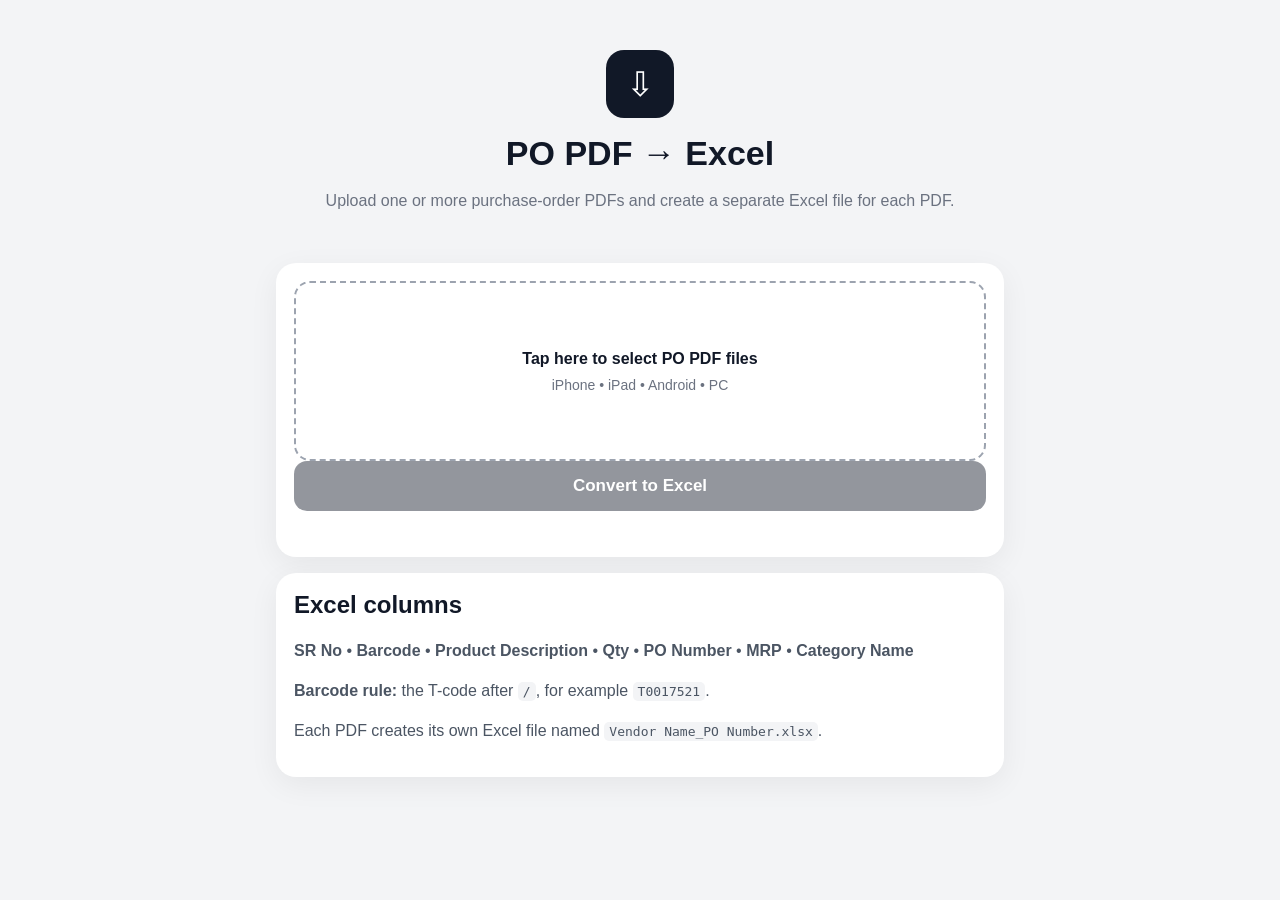
<file: templates/index.html>
<!doctype html>
<html lang="en">
<head>
<meta charset="utf-8">
<meta name="viewport" content="width=device-width,initial-scale=1,viewport-fit=cover">
<meta name="theme-color" content="#111827">
<title>PO PDF → Excel</title>
<style>
:root{font-family:-apple-system,BlinkMacSystemFont,"SF Pro Display","Segoe UI",sans-serif;color:#111827;background:#f3f4f6}
*{box-sizing:border-box}body{margin:0}main{width:min(760px,100%);margin:auto;padding:28px 16px 50px}
.hero{text-align:center;padding:22px 8px 18px}.logo{width:68px;height:68px;margin:auto;display:grid;place-items:center;border-radius:18px;background:#111827;color:#fff;font-size:34px}
h1{font-size:34px;margin:16px 0 8px}.hero p{color:#6b7280;line-height:1.5}.card{background:#fff;border-radius:20px;padding:18px;margin-top:16px;box-shadow:0 8px 30px rgba(0,0,0,.06)}
.drop{min-height:180px;border:2px dashed #9ca3af;border-radius:16px;display:flex;flex-direction:column;align-items:center;justify-content:center;gap:9px;text-align:center;cursor:pointer}
.drop input{display:none}.drop span{color:#6b7280;font-size:14px}button{width:100%;border:0;border-radius:13px;padding:15px;font-size:17px;font-weight:700;background:#111827;color:#fff;cursor:pointer}
button:disabled{opacity:.45;cursor:not-allowed}.file{display:flex;justify-content:space-between;padding:10px 2px;border-bottom:1px solid #e5e7eb;font-size:14px;gap:12px}
.status{padding:14px 0;color:#4b5563}.result{padding:13px;background:#f9fafb;border-radius:12px;margin-top:10px}.result a{display:inline-block;margin-top:7px;color:#111827;font-weight:700}
h2{margin-top:0}.info p{color:#4b5563;line-height:1.5}code{background:#f3f4f6;padding:2px 5px;border-radius:5px}.error{color:#b91c1c}
</style>
</head>
<body>
<main>
<section class="hero"><div class="logo">⇩</div>
<h1>PO PDF → Excel</h1>
<p>Upload one or more purchase-order PDFs and create a separate Excel file for each PDF.</p></section>
<section class="card">
<label class="drop"><input id="files" type="file" accept="application/pdf,.pdf" multiple>
<strong>Tap here to select PO PDF files</strong><span>iPhone • iPad • Android • PC</span></label>
<div id="selected"></div><button id="convert" disabled>Convert to Excel</button>
<div id="status" class="status"></div><div id="results"></div>
</section>
<section class="card info"><h2>Excel columns</h2>
<p><b>SR No</b> • <b>Barcode</b> • <b>Product Description</b> • <b>Qty</b> • <b>PO Number</b> • <b>MRP</b> • <b>Category Name</b></p>
<p><b>Barcode rule:</b> the T-code after <code>/</code>, for example <code>T0017521</code>.</p>
<p>Each PDF creates its own Excel file named <code>Vendor Name_PO Number.xlsx</code>.</p></section>
</main>
<script>
const picker=document.getElementById("files"),selected=document.getElementById("selected"),convert=document.getElementById("convert"),status=document.getElementById("status"),results=document.getElementById("results");
let chosen=[];
picker.addEventListener("change",()=>{chosen=[...picker.files];selected.innerHTML=chosen.map(f=>`<div class="file"><span>${esc(f.name)}</span><span>${size(f.size)}</span></div>`).join("");convert.disabled=!chosen.length;status.textContent="";results.innerHTML=""});
convert.addEventListener("click",async()=>{if(!chosen.length)return;convert.disabled=true;status.textContent="Processing PDF(s)…";status.classList.remove("error");results.innerHTML="";
const form=new FormData();chosen.forEach(f=>form.append("files",f));
try{const r=await fetch("/api/process",{method:"POST",body:form}),data=await r.json();if(!r.ok)throw new Error(data.error||"Processing failed.");
status.textContent=`${data.files.length} Excel file(s) created.`;
data.files.forEach(item=>{const div=document.createElement("div");div.className="result";div.innerHTML=`<b>${esc(item.filename)}</b><div>${item.rows} line item(s)</div><a href="/api/download?path=${encodeURIComponent(item.path)}">Download Excel</a>`;results.appendChild(div)})}
catch(e){status.textContent="Error: "+e.message;status.classList.add("error")}finally{convert.disabled=!chosen.length}});
function esc(s){return String(s).replace(/[&<>"']/g,c=>({"&":"&amp;","<":"&lt;",">":"&gt;",'"':"&quot;","'":"&#039;"}[c]))}
function size(n){return n<1024?n+" B":n<1048576?(n/1024).toFixed(1)+" KB":(n/1048576).toFixed(1)+" MB"}
</script>
</body>
</html>
</file>
